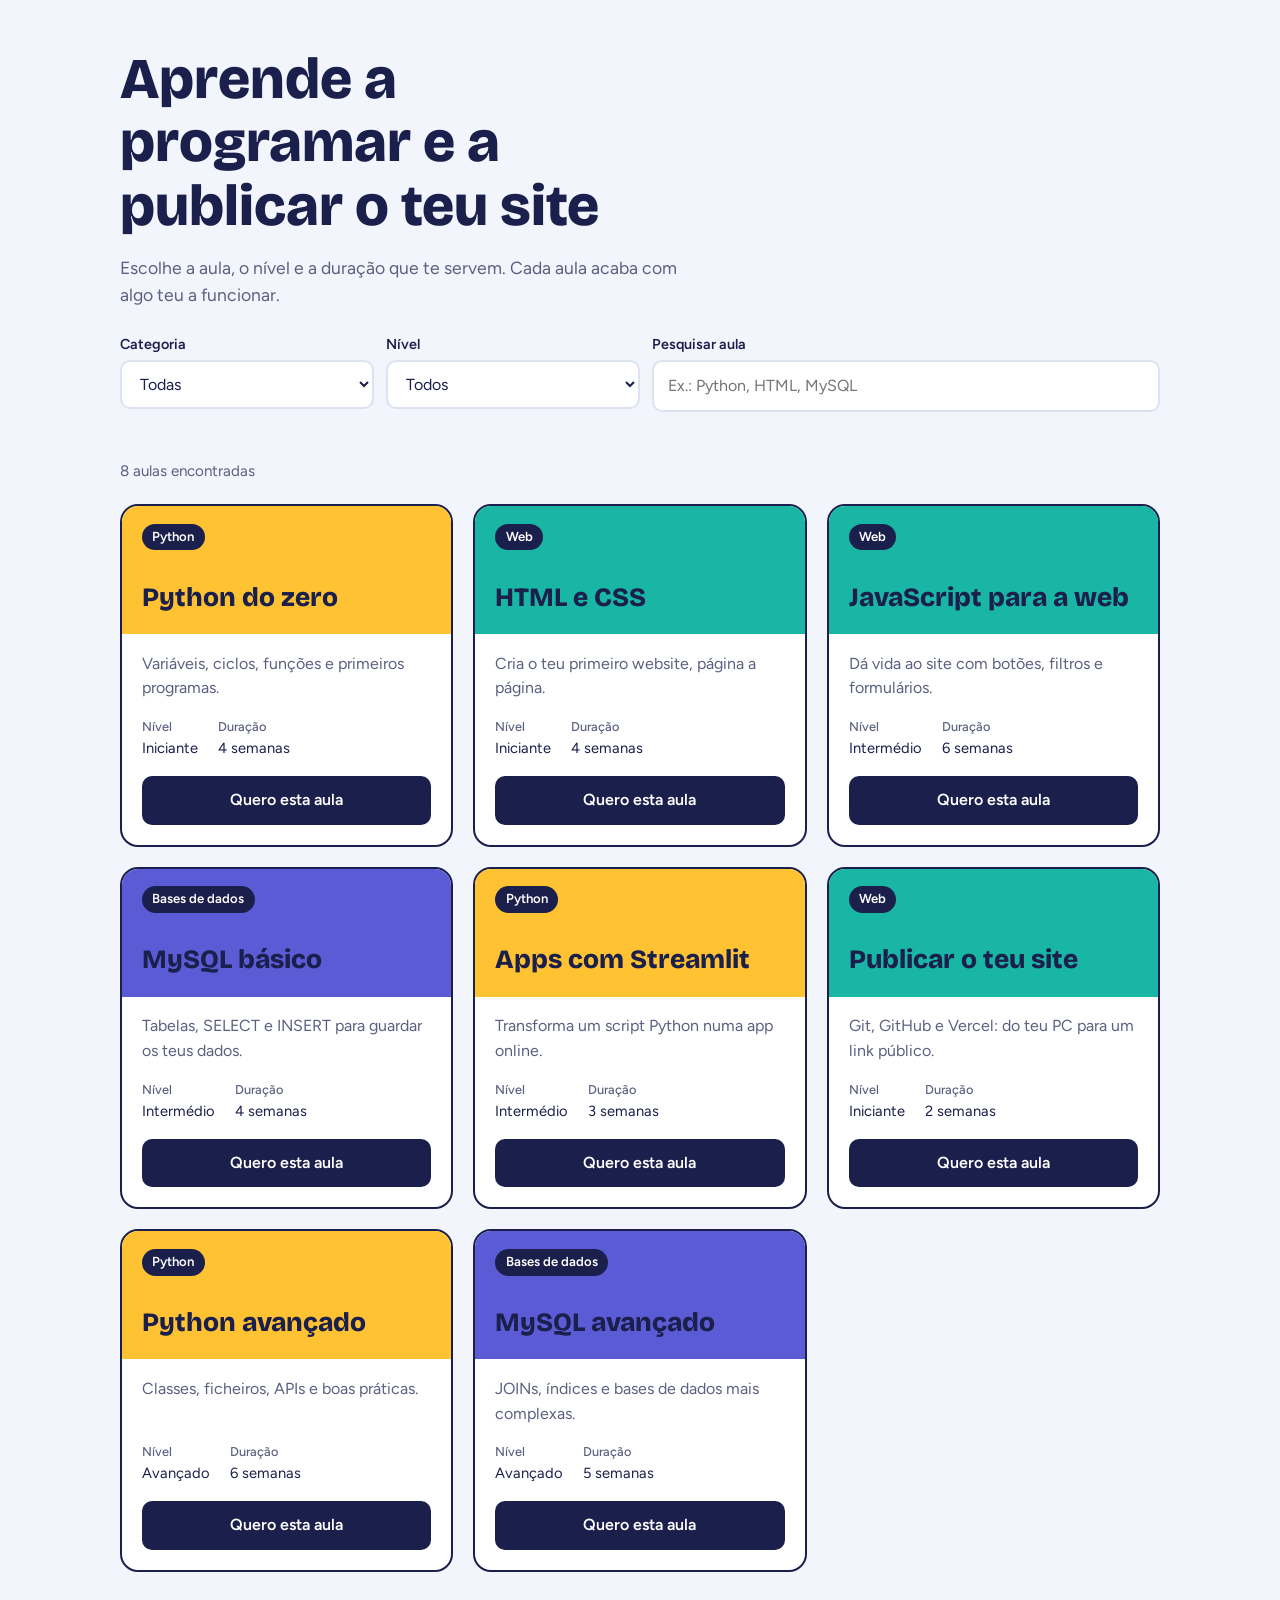
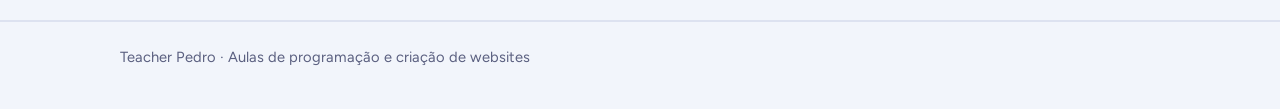
<file: index.html>
<!DOCTYPE html>
<html lang="pt">
<head>
<meta charset="utf-8">
<meta name="viewport" content="width=device-width, initial-scale=1">
<title>Aulas de programação e websites | Teacher Pedro</title>
<link rel="preconnect" href="https://fonts.googleapis.com">
<link rel="preconnect" href="https://fonts.gstatic.com" crossorigin>
<link href="https://fonts.googleapis.com/css2?family=Bricolage+Grotesque:wght@600;800&family=Figtree:wght@400;500;600&display=swap" rel="stylesheet">
<link rel="stylesheet" href="catalogo.css">
</head>
<body>
<header>
  <div class="wrap">
    <h1>Aprende a programar e a publicar o teu site</h1>
    <p>Escolhe a aula, o nível e a duração que te servem. Cada aula acaba com algo teu a funcionar.</p>
    <div class="filtros" role="search">
      <div><label for="categoria">Categoria</label><select id="categoria"></select></div>
      <div><label for="nivel">Nível</label><select id="nivel"></select></div>
      <div class="busca"><label for="pesquisa">Pesquisar aula</label><input id="pesquisa" type="search" placeholder="Ex.: Python, HTML, MySQL"></div>
    </div>
  </div>
</header>

<main class="wrap">
  <p id="contagem" aria-live="polite"></p>
  <div id="grelha" class="grelha"></div>
</main>

<footer>
  <div class="wrap">Teacher Pedro &middot; Aulas de programação e criação de websites</div>
</footer>

<script>
/* ====== EDITA AQUI ======
   WHATSAPP: número com indicativo, sem + nem espaços (ex.: "923030010").
   AULAS: acrescenta, apaga ou muda as aulas. */
const WHATSAPP = "923030010";

const AULAS = [
  {titulo:"Python do zero", descricao:"Variáveis, ciclos, funções e primeiros programas.", categoria:"Python", nivel:"Iniciante", duracao:"4 semanas"},
  {titulo:"HTML e CSS", descricao:"Cria o teu primeiro website, página a página.", categoria:"Web", nivel:"Iniciante", duracao:"4 semanas"},
  {titulo:"JavaScript para a web", descricao:"Dá vida ao site com botões, filtros e formulários.", categoria:"Web", nivel:"Intermédio", duracao:"6 semanas"},
  {titulo:"MySQL básico", descricao:"Tabelas, SELECT e INSERT para guardar os teus dados.", categoria:"Bases de dados", nivel:"Intermédio", duracao:"4 semanas"},
  {titulo:"Apps com Streamlit", descricao:"Transforma um script Python numa app online.", categoria:"Python", nivel:"Intermédio", duracao:"3 semanas"},
  {titulo:"Publicar o teu site", descricao:"Git, GitHub e Vercel: do teu PC para um link público.", categoria:"Web", nivel:"Iniciante", duracao:"2 semanas"},
  {titulo:"Python avançado", descricao:"Classes, ficheiros, APIs e boas práticas.", categoria:"Python", nivel:"Avançado", duracao:"6 semanas"},
  {titulo:"MySQL avançado", descricao:"JOINs, índices e bases de dados mais complexas.", categoria:"Bases de dados", nivel:"Avançado", duracao:"5 semanas"}
];

const ORDEM_NIVEIS = ["Iniciante","Intermédio","Avançado"];

const CORES = {"Python":"var(--python)","Web":"var(--web)","Bases de dados":"var(--db)","JavaScript":"var(--js)"};
const $ = id => document.getElementById(id);
const esc = s => String(s ?? "").replace(/[&<>"']/g, c => ({"&":"&amp;","<":"&lt;",">":"&gt;",'"':"&quot;","'":"&#39;"}[c]));
const unicos = k => [...new Set(AULAS.map(a => a[k]).filter(Boolean))].sort();

function preencher(sel, todos, valores){
  $(sel).innerHTML = [todos, ...valores].map((v,i) => `<option value="${i?esc(v):""}">${esc(v)}</option>`).join("");
}
preencher("categoria","Todas",unicos("categoria"));
preencher("nivel","Todos",ORDEM_NIVEIS.filter(n => AULAS.some(a => a.nivel === n)));

function ligacao(aula){
  const msg = encodeURIComponent("Olá! Tenho interesse na aula: " + aula.titulo);
  return WHATSAPP ? `https://wa.me/${WHATSAPP}?text=${msg}` : "#";
}

function cartao(a){
  const cor = CORES[a.categoria] || "var(--outro)";
  const href = ligacao(a);
  const alvo = WHATSAPP ? ' target="_blank" rel="noopener"' : "";
  return `<article class="aula">
    <div class="topo" style="--cor:${cor}">
      <span class="tag">${esc(a.categoria)}</span>
      <h2>${esc(a.titulo)}</h2>
    </div>
    <div class="corpo">
      <p>${esc(a.descricao)}</p>
      <div class="meta">
        <span><b>Nível</b>${esc(a.nivel)}</span>
        <span><b>Duração</b>${esc(a.duracao)}</span>
      </div>
      <a class="btn" href="${href}"${alvo}>Quero esta aula</a>
    </div>
  </article>`;
}

function mostrar(){
  const cat = $("categoria").value, niv = $("nivel").value;
  const q = $("pesquisa").value.trim().toLowerCase();
  const lista = AULAS.filter(a =>
    (!cat || a.categoria === cat) &&
    (!niv || a.nivel === niv) &&
    (!q || (a.titulo + " " + a.descricao).toLowerCase().includes(q))
  );
  $("contagem").textContent = lista.length === 1 ? "1 aula encontrada" : lista.length + " aulas encontradas";
  $("grelha").innerHTML = lista.length ? lista.map(cartao).join("") :
    `<div class="vazio">Nenhuma aula encontrada. Limpa a pesquisa ou muda os filtros.<br><button type="button" id="limpar">Limpar filtros</button></div>`;
  const l = $("limpar");
  if(l) l.onclick = () => { $("categoria").value = ""; $("nivel").value = ""; $("pesquisa").value = ""; mostrar(); };
}
["categoria","nivel"].forEach(id => $(id).addEventListener("change", mostrar));
$("pesquisa").addEventListener("input", mostrar);
mostrar();
</script>
</body>
</html>
</file>
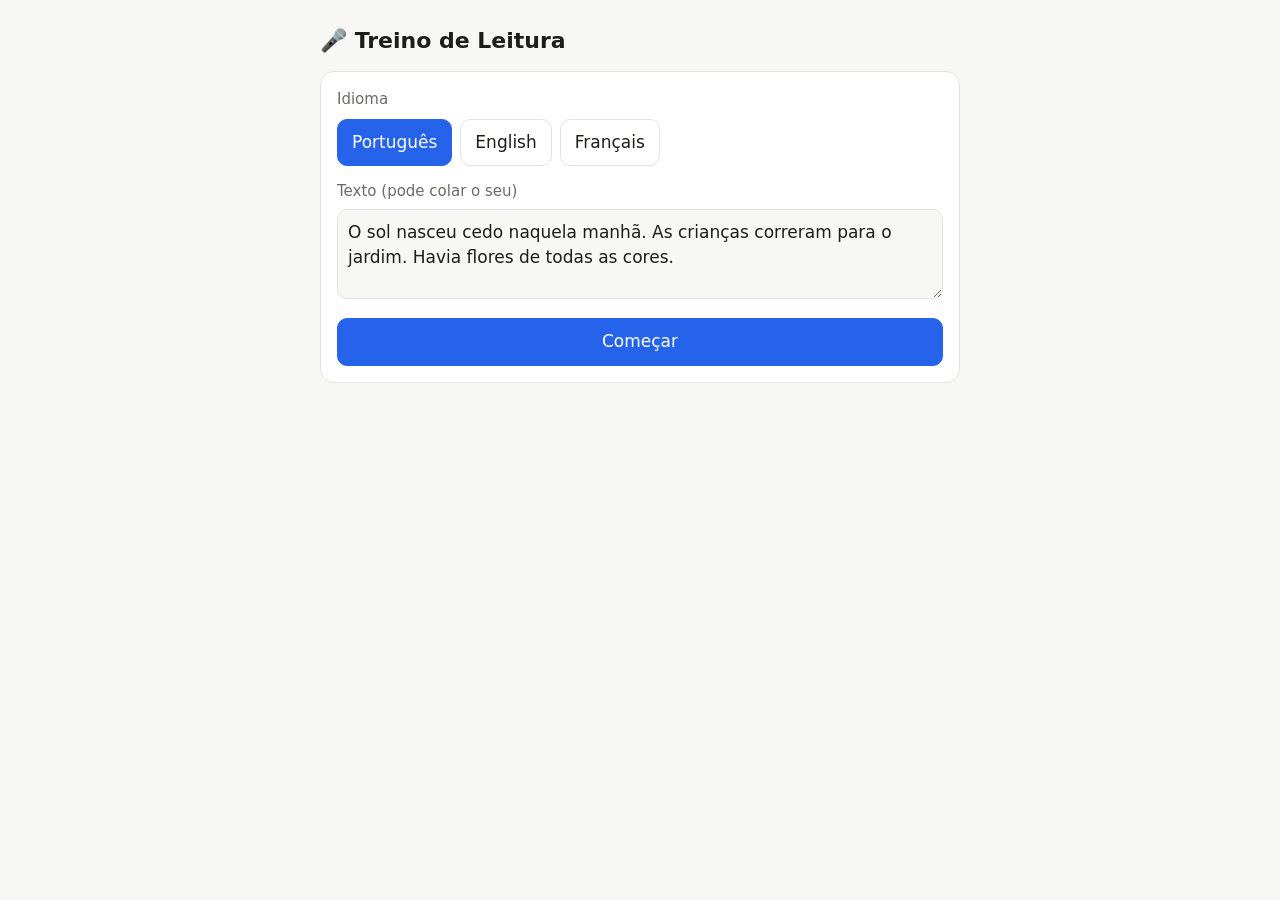
<file: leitura.html>
<!DOCTYPE html>
<html lang="pt-BR">
<head>
<meta charset="utf-8">
<meta name="viewport" content="width=device-width, initial-scale=1, viewport-fit=cover">
<title>Treino de Leitura</title>
<style>
:root{--bg:#f7f7f5;--card:#fff;--tx:#1d1d1b;--mut:#6b6b66;--ac:#2563eb;--ok:#15803d;--bad:#b91c1c;--bd:#e3e3df;
box-sizing:border-box;padding-top:env(safe-area-inset-top,0px);padding-bottom:env(safe-area-inset-bottom,0px)}
@media (prefers-color-scheme:dark){:root:not([data-theme="light"]){--bg:#161617;--card:#212123;--tx:#f0f0ee;--mut:#9a9a95;--ac:#60a5fa;--ok:#4ade80;--bad:#f87171;--bd:#33333a}}
:root[data-theme="dark"]{--bg:#161617;--card:#212123;--tx:#f0f0ee;--mut:#9a9a95;--ac:#60a5fa;--ok:#4ade80;--bad:#f87171;--bd:#33333a}
html{scroll-padding-top:env(safe-area-inset-top,0px)}
body{margin:0;background:var(--bg);color:var(--tx);font:17px/1.5 system-ui,-apple-system,Segoe UI,sans-serif}
main{max-width:640px;margin:0 auto;padding:16px}
h1{font-size:22px;margin:8px 0 14px}
.card{background:var(--card);border:1px solid var(--bd);border-radius:14px;padding:16px;margin-bottom:14px}
.row{display:flex;gap:8px;flex-wrap:wrap}
button{font:inherit;border:1px solid var(--bd);background:var(--card);color:var(--tx);padding:10px 14px;border-radius:10px;cursor:pointer}
button.on,button.pri{background:var(--ac);border-color:var(--ac);color:#fff}
button.mic{width:100%;padding:16px;font-size:19px}
textarea{width:100%;box-sizing:border-box;min-height:90px;font:inherit;background:var(--bg);color:var(--tx);border:1px solid var(--bd);border-radius:10px;padding:10px}
.sent{font-size:21px;line-height:1.7}
.sent span{padding:0 2px;border-radius:4px}
.ok{color:var(--ok)}.bad{color:var(--bad);text-decoration:underline wavy}
.mut{color:var(--mut);font-size:15px}
.hide{display:none}
</style>
</head>
<body>
<main>
<h1>🎤 Treino de Leitura</h1>

<div id="setup" class="card">
  <div class="mut" style="margin-bottom:8px">Idioma</div>
  <div class="row" id="langs">
    <button data-l="pt-BR" class="on">Português</button>
    <button data-l="en-US">English</button>
    <button data-l="fr-FR">Français</button>
  </div>
  <div class="mut" style="margin:14px 0 6px">Texto (pode colar o seu)</div>
  <textarea id="txt"></textarea>
  <button class="pri" id="start" style="margin-top:12px;width:100%">Começar</button>
</div>

<div id="play" class="card hide">
  <div class="mut" id="prog"></div>
  <div class="sent" id="sent"></div>
  <div class="row" style="margin:10px 0">
    <button id="say">🔊 Ouvir frase</button>
    <button id="skip">Pular</button>
  </div>
  <button class="mic pri" id="mic">🎤 Ler agora</button>
  <div id="res" style="margin-top:12px"></div>
</div>

<div id="end" class="card hide">
  <div id="score" style="font-size:20px"></div>
  <button class="pri" id="again" style="margin-top:12px">Recomeçar</button>
</div>
</main>

<script>
const SAMPLES={
 "pt-BR":"O sol nasceu cedo naquela manhã. As crianças correram para o jardim. Havia flores de todas as cores.",
 "en-US":"The sun rose early that morning. The children ran into the garden. There were flowers of every color.",
 "fr-FR":"Le soleil s'est levé tôt ce matin-là. Les enfants ont couru dans le jardin. Il y avait des fleurs de toutes les couleurs."
};
const MSG={
 "pt-BR":{ok:"✅ Perfeito!",extra:"Palavras a mais: ",miss:"Em vermelho: palavras erradas ou esquecidas.",heard:"Ouvi: ",none:"Não entendi. Tente de novo.",right:"Acertou de primeira: "},
 "en-US":{ok:"✅ Perfect!",extra:"Extra words: ",miss:"In red: wrong or missed words.",heard:"I heard: ",none:"I didn't catch that. Try again.",right:"Right on first try: "},
 "fr-FR":{ok:"✅ Parfait !",extra:"Mots en trop : ",miss:"En rouge : mots faux ou oubliés.",heard:"J'ai entendu : ",none:"Je n'ai pas compris. Réessayez.",right:"Juste du premier coup : "}
};
const $=id=>document.getElementById(id);
let lang="pt-BR",frases=[],i=0,acertos=0,tentou=false;

const palavras=s=>(s.toLowerCase().match(/[\p{L}\p{N}]+(?:['’][\p{L}\p{N}]+)*/gu)||[]);
const norm=w=>w.replace(/’/g,"'");

function comparar(esp,ouv){
  const a=esp.map(norm),b=ouv.map(norm),n=a.length,m=b.length;
  const d=Array.from({length:n+1},()=>new Array(m+1).fill(0));
  for(let x=n-1;x>=0;x--)for(let y=m-1;y>=0;y--)
    d[x][y]=a[x]===b[y]?d[x+1][y+1]+1:Math.max(d[x+1][y],d[x][y+1]);
  const okA=new Array(n).fill(false),okB=new Array(m).fill(false);
  let x=0,y=0;
  while(x<n&&y<m){
    if(a[x]===b[y]){okA[x]=okB[y]=true;x++;y++}
    else if(d[x+1][y]>=d[x][y+1])x++;else y++;
  }
  return {okA,extras:ouv.filter((_,k)=>!okB[k])};
}

function setLang(l){
  lang=l;
  document.querySelectorAll("#langs button").forEach(b=>b.classList.toggle("on",b.dataset.l===l));
  $("txt").value=SAMPLES[l];
  document.documentElement.lang=l;
}
document.querySelectorAll("#langs button").forEach(b=>b.onclick=()=>setLang(b.dataset.l));
setLang("pt-BR");

function show(){
  if(i>=frases.length){
    $("play").classList.add("hide");$("end").classList.remove("hide");
    $("score").textContent=MSG[lang].right+acertos+"/"+frases.length;return;
  }
  tentou=false;
  $("prog").textContent=(i+1)+" / "+frases.length;
  $("sent").textContent=frases[i];
  $("res").innerHTML="";
}
$("start").onclick=()=>{
  frases=$("txt").value.trim().split(/(?<=[.!?])\s+/).filter(Boolean);
  if(!frases.length)return;
  i=0;acertos=0;
  $("setup").classList.add("hide");$("play").classList.remove("hide");show();
};
$("again").onclick=()=>{$("end").classList.add("hide");$("setup").classList.remove("hide")};
$("skip").onclick=()=>{i++;show()};
$("say").onclick=()=>{
  try{speechSynthesis.cancel();const u=new SpeechSynthesisUtterance(frases[i]);u.lang=lang;speechSynthesis.speak(u)}catch(e){}
};

const SR=window.SpeechRecognition||window.webkitSpeechRecognition;
$("mic").onclick=()=>{
  if(!SR){$("res").textContent="Seu navegador não suporta reconhecimento de voz. Use o Chrome ou o Edge.";return}
  const r=new SR();r.lang=lang;r.interimResults=false;r.maxAlternatives=1;
  $("mic").textContent="🎙️ Ouvindo...";
  r.onresult=e=>avaliar(e.results[0][0].transcript);
  r.onerror=e=>{$("res").textContent=(e.error==="not-allowed")?"Permita o uso do microfone no navegador.":MSG[lang].none};
  r.onend=()=>{$("mic").textContent="🎤 Ler agora"};
  try{r.start()}catch(e){}
};

function avaliar(ouvido){
  const M=MSG[lang];
  const esp=frases[i].split(/\s+/);
  const alvo=palavras(frases[i]);
  const {okA,extras}=comparar(alvo,palavras(ouvido));
  let k=0;
  const html=esp.map(w=>{
    const n=palavras(w).length;
    if(!n)return w;
    let good=true;for(let j=0;j<n;j++)if(!okA[k+j])good=false;
    k+=n;
    return '<span class="'+(good?"ok":"bad")+'">'+w.replace(/</g,"&lt;")+'</span>';
  }).join(" ");
  const perfeito=okA.every(Boolean)&&!extras.length;
  $("sent").innerHTML=html;
  let out='<div class="mut">'+M.heard+ouvido.replace(/</g,"&lt;")+'</div>';
  if(perfeito){
    if(!tentou)acertos++;
    out+='<div class="ok" style="margin:6px 0">'+M.ok+'</div><button class="pri" id="next">→</button>';
  }else{
    tentou=true;
    out+='<div class="mut" style="margin-top:6px">'+M.miss+'</div>';
    if(extras.length)out+='<div class="mut">'+M.extra+extras.join(", ")+'</div>';
  }
  $("res").innerHTML=out;
  const nx=$("next");if(nx)nx.onclick=()=>{i++;show()};
}
</script>
</body>
</html>
</file>
<file: catalogo.css>
:root{
  --ink:#1b1f4b; --muted:#5b6080; --bg:#f2f5fb; --card:#fff; --line:#dde2f0;
  --python:#ffc233; --web:#19b5a5; --db:#5b5bd6; --js:#ff7a59; --outro:#8a94b8;
}
*{box-sizing:border-box}
html{scroll-padding-top:1rem}
body{margin:0;background:var(--bg);color:var(--ink);font-family:Figtree,system-ui,sans-serif;line-height:1.55}
h1,h2,h3{font-family:"Bricolage Grotesque",Figtree,system-ui,sans-serif;line-height:1.1;margin:0}
.wrap{max-width:1080px;margin:0 auto;padding:0 1.25rem}
header{padding:3rem 0 1.5rem}
header h1{font-size:clamp(2rem,6vw,3.6rem);font-weight:800;max-width:14ch}
header p{max-width:52ch;color:var(--muted);font-size:1.1rem;margin:1rem 0 0}
.filtros{display:grid;grid-template-columns:1fr 1fr;gap:.75rem;margin:1.5rem 0 .5rem}
.filtros .busca{grid-column:1/-1}
label{display:block;font-weight:600;font-size:.9rem;margin-bottom:.3rem}
select,input{width:100%;padding:.75rem .9rem;border:2px solid var(--line);border-radius:10px;background:#fff;color:var(--ink);font:inherit}
select:focus-visible,input:focus-visible,button:focus-visible,a:focus-visible{outline:3px solid var(--db);outline-offset:2px}
#contagem{color:var(--muted);margin:1rem 0 1.25rem;font-size:.95rem}
.grelha{display:grid;grid-template-columns:repeat(auto-fill,minmax(290px,1fr));gap:1.25rem;padding-bottom:3rem}
.aula{background:var(--card);border:2px solid var(--ink);border-radius:18px;overflow:hidden;display:flex;flex-direction:column}
.topo{background:var(--cor);padding:1.1rem 1.25rem 1.4rem;color:var(--ink);min-height:128px;display:flex;flex-direction:column;justify-content:space-between;gap:1.5rem}
.topo .tag{align-self:flex-start;background:var(--ink);color:#fff;font-size:.82rem;font-weight:600;padding:.2rem .65rem;border-radius:99px}
.topo h2{font-size:1.65rem;font-weight:800}
.corpo{padding:1.1rem 1.25rem 1.25rem;display:flex;flex-direction:column;gap:1rem;flex:1}
.corpo p{margin:0;color:var(--muted)}
.meta{display:flex;gap:1.25rem;font-size:.92rem;margin-top:auto}
.meta b{display:block;font-size:.8rem;color:var(--muted);font-weight:500}
.btn{display:inline-block;text-align:center;background:var(--ink);color:#fff;text-decoration:none;font-weight:600;padding:.75rem 1rem;border-radius:10px}
.btn:hover{background:#2b3190}
.vazio{grid-column:1/-1;background:#fff;border:2px dashed var(--line);border-radius:14px;padding:2rem;text-align:center;color:var(--muted)}
.vazio button{margin-top:.75rem;font:inherit;font-weight:600;padding:.6rem 1rem;border-radius:10px;border:2px solid var(--ink);background:#fff;color:var(--ink);cursor:pointer}
footer{border-top:2px solid var(--line);padding:1.5rem 0 2.5rem;color:var(--muted);font-size:.92rem}
@media(min-width:720px){.filtros{grid-template-columns:1fr 1fr 2fr}.filtros .busca{grid-column:auto}}
@media(prefers-reduced-motion:no-preference){.btn{transition:background .15s}}
</file>
